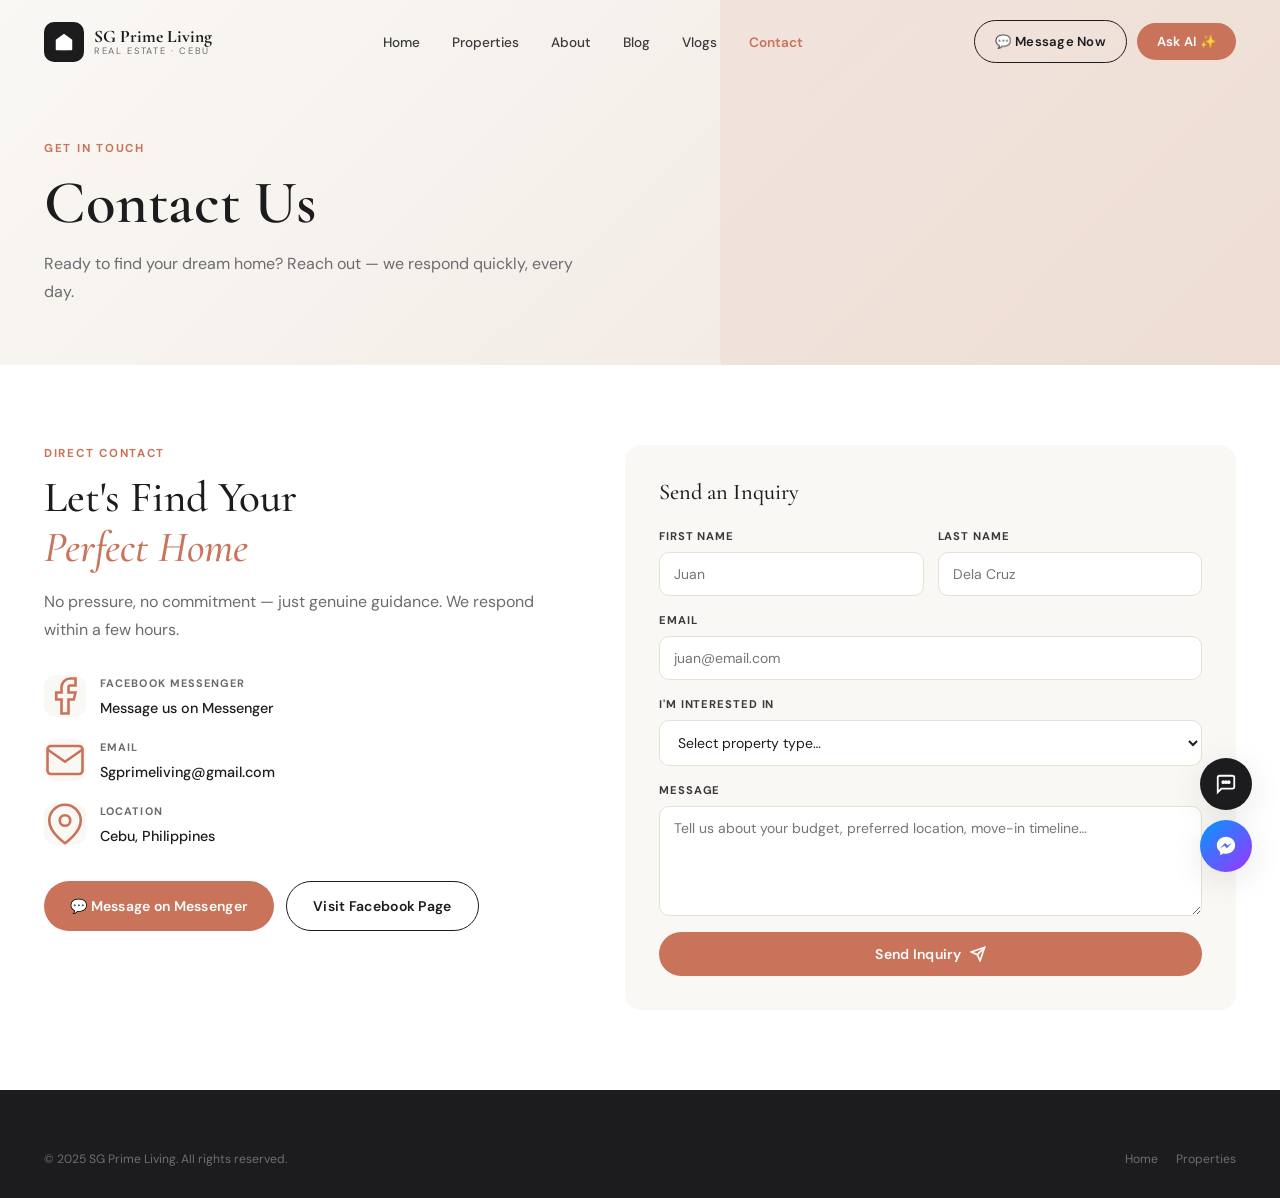
<file: pages/contact.html>
<!DOCTYPE html>
<html lang="en">
<head>
  <meta charset="UTF-8"/><meta name="viewport" content="width=device-width, initial-scale=1.0"/>
  <title>Contact — SG Prime Living</title>
  <meta name="description" content="Get in touch with SG Prime Living. Book a property viewing or send an inquiry."/>
  <link rel="preconnect" href="https://fonts.googleapis.com"/><link rel="preconnect" href="https://fonts.gstatic.com" crossorigin/>
  <link href="https://fonts.googleapis.com/css2?family=Cormorant+Garamond:ital,wght@0,400;0,500;0,600;0,700;1,400;1,500&family=DM+Sans:wght@300;400;500;600&family=Dancing+Script:wght@400;600&display=swap" rel="stylesheet"/>
  <link rel="stylesheet" href="../css/styles.css"/>
</head>
<body>
<nav class="navbar" id="navbar">
  <div class="container nav-inner">
    <a href="../index.html" class="nav-logo"><div class="nav-logo-icon"><svg viewBox="0 0 24 24"><path d="M3 9.5L12 3l9 6.5V20a1 1 0 0 1-1 1H4a1 1 0 0 1-1-1V9.5z"/><path d="M9 21V12h6v9" fill="white" opacity=".4"/></svg></div><div class="nav-logo-text"><span class="brand">SG Prime Living</span><span class="sub">Real Estate · Cebu</span></div></a>
    <ul class="nav-links">
      <li><a href="../index.html">Home</a></li><li><a href="properties.html">Properties</a></li>
      <li><a href="about.html">About</a></li><li><a href="blog.html">Blog</a></li>
      <li><a href="vlogs.html">Vlogs</a></li><li><a href="contact.html" class="nav-active">Contact</a></li>
    </ul>
    <div class="nav-cta">
      <a href="https://m.me/SGPrimeLiving" target="_blank" rel="noopener" class="btn btn-outline" style="padding:10px 20px;font-size:0.82rem">💬 Message Now</a>
      <button id="navInquireBtn" class="btn btn-rose" style="padding:10px 20px;font-size:0.82rem">Ask AI ✨</button>
    </div>
    <button class="hamburger" id="hamburger"><span></span><span></span><span></span></button>
  </div>
</nav>
<div class="mobile-menu" id="mobileMenu">
  <a href="../index.html">Home</a><a href="properties.html">Properties</a><a href="about.html">About</a><a href="blog.html">Blog</a><a href="vlogs.html">Vlogs</a><a href="contact.html">Contact</a>
  <a href="https://m.me/SGPrimeLiving" target="_blank" rel="noopener" class="btn btn-rose" style="width:fit-content;margin-top:16px">💬 Message Now</a>
</div>

<div class="page-hero">
  <div class="container">
    <span class="section-label">Get In Touch</span>
    <h1>Contact Us</h1>
    <p>Ready to find your dream home? Reach out — we respond quickly, every day.</p>
  </div>
</div>

<section class="section contact-section" style="background:white">
  <div class="container contact-grid">
    <div class="fade-up">
      <span class="section-label">Direct Contact</span>
      <h2>Let's Find Your<br><em style="font-style:italic;color:var(--rose)">Perfect Home</em></h2>
      <p style="color:var(--muted);margin:16px 0 32px;line-height:1.7">No pressure, no commitment — just genuine guidance. We respond within a few hours.</p>
      <div class="contact-items">
        <div class="contact-item">
          <div class="contact-item-icon"><svg viewBox="0 0 24 24" stroke-width="1.5" fill="none" stroke="var(--rose)"><path d="M18 2h-3a5 5 0 0 0-5 5v3H7v4h3v8h4v-8h3l1-4h-4V7a1 1 0 0 1 1-1h3z"/></svg></div>
          <div class="contact-item-text"><div class="label">Facebook Messenger</div><a href="https://m.me/SGPrimeLiving" target="_blank" rel="noopener">Message us on Messenger</a></div>
        </div>
        <div class="contact-item">
          <div class="contact-item-icon"><svg viewBox="0 0 24 24" stroke-width="1.5" fill="none" stroke="var(--rose)"><path d="M4 4h16c1.1 0 2 .9 2 2v12c0 1.1-.9 2-2 2H4c-1.1 0-2-.9-2-2V6c0-1.1.9-2 2-2z"/><polyline points="22,6 12,13 2,6"/></svg></div>
          <div class="contact-item-text"><div class="label">Email</div><a href="mailto:Sgprimeliving@gmail.com">Sgprimeliving@gmail.com</a></div>
        </div>
        <div class="contact-item">
          <div class="contact-item-icon"><svg viewBox="0 0 24 24" stroke-width="1.5" fill="none" stroke="var(--rose)"><path d="M21 10c0 7-9 13-9 13s-9-6-9-13a9 9 0 0 1 18 0z"/><circle cx="12" cy="10" r="3"/></svg></div>
          <div class="contact-item-text"><div class="label">Location</div><span>Cebu, Philippines</span></div>
        </div>
      </div>
      <div style="margin-top:32px;display:flex;gap:12px;flex-wrap:wrap">
        <a href="https://m.me/SGPrimeLiving" target="_blank" rel="noopener" class="btn btn-rose">💬 Message on Messenger</a>
        <a href="https://www.facebook.com/SGPrimeLiving" target="_blank" rel="noopener" class="btn btn-outline">Visit Facebook Page</a>
      </div>
    </div>
    <div class="fade-up fade-up-delay-1">
      <div class="contact-form-card">
        <h3 style="font-family:var(--font-display);font-size:1.4rem;margin-bottom:24px">Send an Inquiry</h3>
        <form id="contactForm" novalidate>
          <div class="form-row">
            <div class="form-group"><label>First Name</label><input type="text" name="firstName" placeholder="Juan" required/></div>
            <div class="form-group"><label>Last Name</label><input type="text" name="lastName" placeholder="Dela Cruz" required/></div>
          </div>
          <div class="form-group"><label>Email</label><input type="email" name="email" placeholder="juan@email.com" required/></div>
          <div class="form-group">
            <label>I'm Interested In</label>
            <select name="interest">
              <option value="">Select property type…</option>
              <option>Condominium</option><option>House &amp; Lot</option><option>Lot Only</option>
              <option>Townhouse</option><option>Commercial</option><option>General Inquiry</option>
            </select>
          </div>
          <div class="form-group"><label>Message</label><textarea name="message" placeholder="Tell us about your budget, preferred location, move-in timeline…"></textarea></div>
          <button type="submit" class="btn btn-rose" style="width:100%;justify-content:center">Send Inquiry <svg viewBox="0 0 24 24" width="16" height="16" stroke="currentColor" fill="none" stroke-width="2.5"><line x1="22" y1="2" x2="11" y2="13"/><polygon points="22 2 15 22 11 13 2 9 22 2"/></svg></button>
        </form>
        <div class="form-success" id="formSuccess">
          <svg viewBox="0 0 24 24"><path d="M22 11.08V12a10 10 0 1 1-5.93-9.14"/><polyline points="22 4 12 14.01 9 11.01"/></svg>
          <h3>Message Sent!</h3>
          <p>Thank you! Shervyn will get back to you within a few hours.</p>
          <p class="script" style="font-size:1.3rem;color:var(--rose);margin-top:12px">Talk soon!</p>
        </div>
      </div>
    </div>
  </div>
</section>

<footer class="footer">
  <div class="container">
    <div class="footer-bottom" style="border-top:none;padding-top:0">
      <p>&copy; 2025 SG Prime Living. All rights reserved.</p>
      <div class="footer-bottom-links"><a href="../index.html">Home</a><a href="properties.html">Properties</a></div>
    </div>
  </div>
</footer>

<div class="floating-actions">
  <div class="fab-wrapper"><span class="fab-label">Chat with Maya AI</span><button class="fab fab-ai" id="fabAI"><svg viewBox="0 0 24 24" fill="none" stroke="white" stroke-width="2"><path d="M21 15a2 2 0 0 1-2 2H7l-4 4V5a2 2 0 0 1 2-2h14a2 2 0 0 1 2 2z"/><circle cx="9" cy="10" r="1" fill="white"/><circle cx="12" cy="10" r="1" fill="white"/><circle cx="15" cy="10" r="1" fill="white"/></svg></button></div>
  <div class="fab-wrapper"><span class="fab-label">Message on Messenger</span><a href="https://m.me/SGPrimeLiving" target="_blank" rel="noopener" class="fab fab-messenger"><svg viewBox="0 0 24 24" fill="white"><path d="M12 2C6.477 2 2 6.145 2 11.243c0 2.929 1.435 5.545 3.68 7.27V22l3.352-1.844C10.006 20.38 10.979 20.5 12 20.5c5.523 0 10-4.145 10-9.257C22 6.145 17.523 2 12 2zm1.024 12.48l-2.548-2.72-4.972 2.72 5.472-5.808 2.609 2.72 4.91-2.72-5.471 5.808z"/></svg></a></div>
</div>
<div class="ai-chat-panel" id="aiChatPanel">
  <div class="ai-chat-header"><div class="ai-chat-header-left"><div class="ai-avatar"><svg viewBox="0 0 24 24" stroke-width="2"><path d="M12 2a5 5 0 1 0 0 10 5 5 0 0 0 0-10zm0 12c-5.33 0-8 2.67-8 4v2h16v-2c0-1.33-2.67-4-8-4z"/></svg></div><div><h4>Maya</h4><p>SG Prime Living Assistant 🏡</p></div></div><button class="ai-close" id="aiClose">✕</button></div>
  <div class="ai-messages" id="aiMessages"></div>
  <div class="ai-quick-btns"><button class="ai-quick-btn" data-msg="What properties are available?">🏠 Properties</button><button class="ai-quick-btn" data-msg="I'd like to book a site viewing">📅 Book viewing</button></div>
  <div class="ai-input-area"><input type="text" class="ai-input" id="aiInput" placeholder="Ask about properties…"/><button class="ai-send" id="aiSend"><svg viewBox="0 0 24 24" stroke-width="2.5"><line x1="22" y1="2" x2="11" y2="13"/><polygon points="22 2 15 22 11 13 2 9 22 2"/></svg></button></div>
</div>
<script src="../js/main.js"></script>
</body>
</html>
</file>
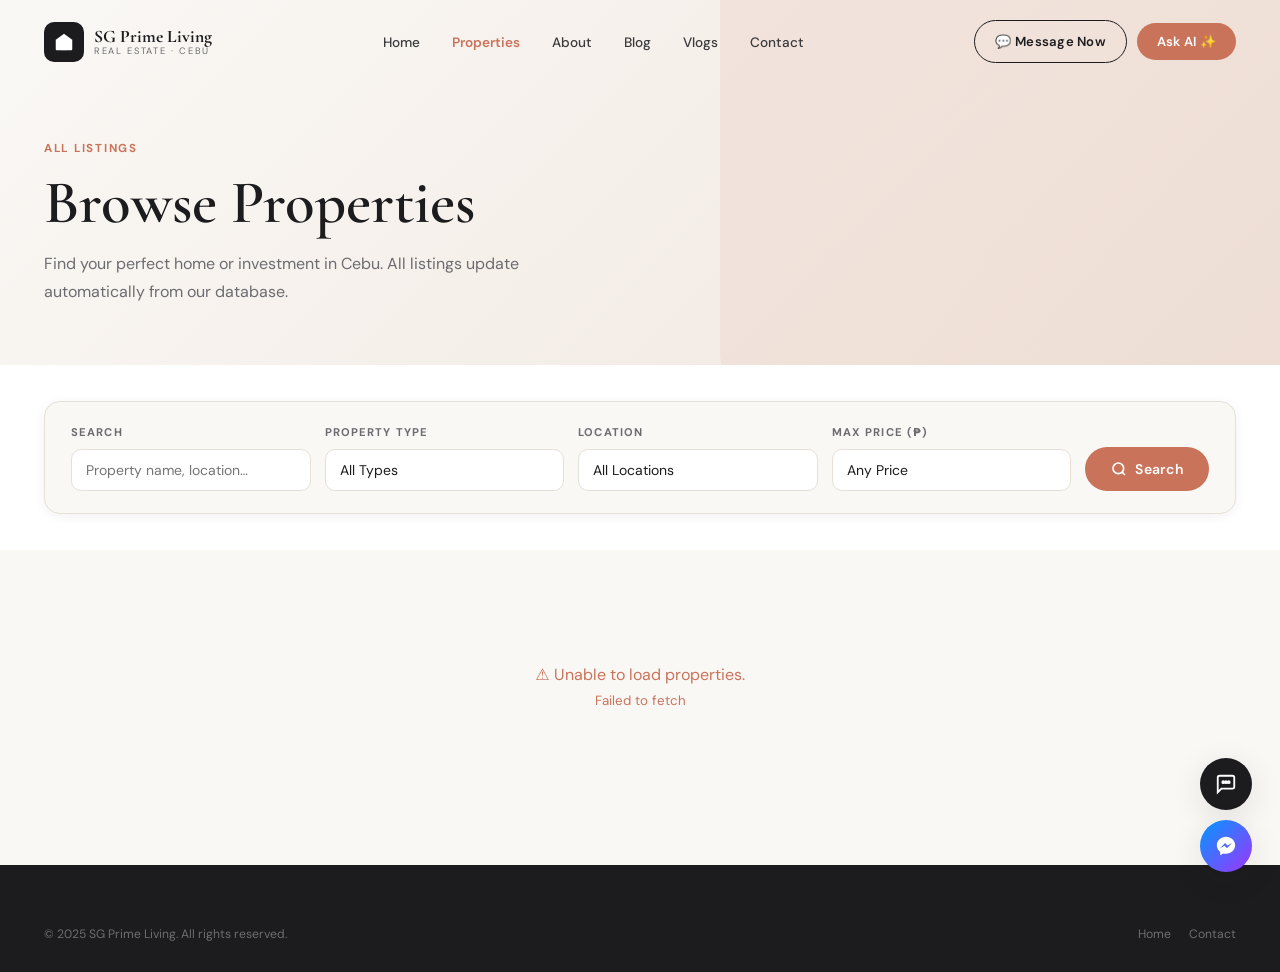
<file: pages/properties.html>
<!DOCTYPE html>
<html lang="en">
<head>
  <meta charset="UTF-8"/>
  <meta name="viewport" content="width=device-width, initial-scale=1.0"/>
  <title>Properties — SG Prime Living</title>
  <meta name="description" content="Browse all available properties in Cebu — condominiums, house & lot, lot only, and more."/>
  <link rel="preconnect" href="https://fonts.googleapis.com"/>
  <link rel="preconnect" href="https://fonts.gstatic.com" crossorigin/>
  <link href="https://fonts.googleapis.com/css2?family=Cormorant+Garamond:ital,wght@0,400;0,500;0,600;0,700;1,400;1,500&family=DM+Sans:wght@300;400;500;600&family=Dancing+Script:wght@400;600&display=swap" rel="stylesheet"/>
  <link rel="stylesheet" href="../css/styles.css"/>
</head>
<body>

<!-- NAVBAR -->
<nav class="navbar" id="navbar">
  <div class="container nav-inner">
    <a href="../index.html" class="nav-logo">
      <div class="nav-logo-icon"><svg viewBox="0 0 24 24"><path d="M3 9.5L12 3l9 6.5V20a1 1 0 0 1-1 1H4a1 1 0 0 1-1-1V9.5z"/><path d="M9 21V12h6v9" fill="white" opacity=".4"/></svg></div>
      <div class="nav-logo-text"><span class="brand">SG Prime Living</span><span class="sub">Real Estate · Cebu</span></div>
    </a>
    <ul class="nav-links">
      <li><a href="../index.html">Home</a></li>
      <li><a href="properties.html" class="nav-active">Properties</a></li>
      <li><a href="about.html">About</a></li>
      <li><a href="blog.html">Blog</a></li>
      <li><a href="vlogs.html">Vlogs</a></li>
      <li><a href="contact.html">Contact</a></li>
    </ul>
    <div class="nav-cta">
      <a href="https://m.me/SGPrimeLiving" target="_blank" rel="noopener" class="btn btn-outline" style="padding:10px 20px;font-size:0.82rem">💬 Message Now</a>
      <button id="navInquireBtn" class="btn btn-rose" style="padding:10px 20px;font-size:0.82rem">Ask AI ✨</button>
    </div>
    <button class="hamburger" id="hamburger" aria-label="Menu"><span></span><span></span><span></span></button>
  </div>
</nav>
<div class="mobile-menu" id="mobileMenu">
  <a href="../index.html">Home</a>
  <a href="properties.html">Properties</a>
  <a href="about.html">About</a>
  <a href="blog.html">Blog</a>
  <a href="vlogs.html">Vlogs</a>
  <a href="contact.html">Contact</a>
  <a href="https://m.me/SGPrimeLiving" target="_blank" rel="noopener" class="btn btn-rose" style="width:fit-content;margin-top:16px">💬 Message Now</a>
</div>

<!-- PAGE HERO -->
<div class="page-hero">
  <div class="container">
    <span class="section-label">All Listings</span>
    <h1>Browse Properties</h1>
    <p>Find your perfect home or investment in Cebu. All listings update automatically from our database.</p>
  </div>
</div>

<!-- SEARCH BAR -->
<section class="search-section">
  <div class="container">
    <div class="search-card">
      <div class="search-field">
        <label>Search</label>
        <input type="text" id="searchQuery" placeholder="Property name, location…"/>
      </div>
      <div class="search-field">
        <label>Property Type</label>
        <select id="typeFilter"><option value="">All Types</option></select>
      </div>
      <div class="search-field">
        <label>Location</label>
        <select id="locationFilter"><option value="">All Locations</option></select>
      </div>
      <div class="search-field">
        <label>Max Price (₱)</label>
        <select id="priceFilter">
          <option value="">Any Price</option>
          <option value="1000000">₱1M</option>
          <option value="3000000">₱3M</option>
          <option value="5000000">₱5M</option>
          <option value="10000000">₱10M</option>
          <option value="20000000">₱20M+</option>
        </select>
      </div>
      <button class="btn btn-rose" id="searchBtn">
        <svg viewBox="0 0 24 24" width="16" height="16" stroke="currentColor" fill="none" stroke-width="2.5"><circle cx="11" cy="11" r="8"/><line x1="21" y1="21" x2="16.65" y2="16.65"/></svg>
        Search
      </button>
    </div>
  </div>
</section>

<!-- PROPERTIES GRID -->
<section class="section" style="padding-top:40px">
  <div class="container">
    <div class="properties-grid" id="propertiesGrid">
      <div class="property-loading"><div class="spinner"></div><p>Loading properties…</p></div>
    </div>
  </div>
</section>

<!-- FOOTER -->
<footer class="footer">
  <div class="container">
    <div class="footer-bottom" style="border-top:none;padding-top:0">
      <p>&copy; 2025 SG Prime Living. All rights reserved.</p>
      <div class="footer-bottom-links"><a href="../index.html">Home</a><a href="contact.html">Contact</a></div>
    </div>
  </div>
</footer>

<!-- MODALS & CHAT -->
<div class="modal-overlay" id="propertyModal">
  <div class="modal">
    <div class="modal-gallery" id="modalGallery"></div>
    <button class="modal-close" onclick="closeModal()" aria-label="Close"><svg viewBox="0 0 24 24" stroke-width="2"><line x1="18" y1="6" x2="6" y2="18"/><line x1="6" y1="6" x2="18" y2="18"/></svg></button>
    <div class="modal-body">
      <div class="modal-meta"><span class="modal-type-badge" id="modalType">For Sale</span></div>
      <h2 class="modal-title" id="modalTitle"></h2>
      <div class="modal-location" id="modalLocation"></div>
      <div class="modal-price-row"><div class="modal-price" id="modalPrice"></div></div>
      <div class="modal-features-bar" id="modalFeatures"></div>
      <div class="modal-desc" id="modalDesc"></div>
      <div class="modal-amenities" id="modalAmenities"><h4>Amenities &amp; Features</h4><div class="amenities-grid" id="modalAmenitiesGrid"></div></div>
      <div class="modal-extra-fields" id="modalExtraFields"></div>
      <div class="modal-cta">
        <a href="https://m.me/SGPrimeLiving" target="_blank" rel="noopener" class="btn btn-rose">
          <svg viewBox="0 0 24 24" width="16" height="16" fill="white"><path d="M12 2C6.477 2 2 6.145 2 11.243c0 2.929 1.435 5.545 3.68 7.27V22l3.352-1.844C10.006 20.38 10.979 20.5 12 20.5c5.523 0 10-4.145 10-9.257C22 6.145 17.523 2 12 2z"/></svg>
          Message on Messenger
        </a>
        <button class="btn btn-outline" onclick="closeModal();openAIChat()">✨ Ask AI Assistant</button>
      </div>
    </div>
  </div>
</div>

<div class="floating-actions">
  <div class="fab-wrapper"><span class="fab-label">Chat with Maya AI</span><button class="fab fab-ai" id="fabAI" aria-label="AI Chat"><svg viewBox="0 0 24 24" fill="none" stroke="white" stroke-width="2"><path d="M21 15a2 2 0 0 1-2 2H7l-4 4V5a2 2 0 0 1 2-2h14a2 2 0 0 1 2 2z"/><circle cx="9" cy="10" r="1" fill="white"/><circle cx="12" cy="10" r="1" fill="white"/><circle cx="15" cy="10" r="1" fill="white"/></svg></button></div>
  <div class="fab-wrapper"><span class="fab-label">Message on Messenger</span><a href="https://m.me/SGPrimeLiving" target="_blank" rel="noopener" class="fab fab-messenger" aria-label="Messenger"><svg viewBox="0 0 24 24" fill="white"><path d="M12 2C6.477 2 2 6.145 2 11.243c0 2.929 1.435 5.545 3.68 7.27V22l3.352-1.844C10.006 20.38 10.979 20.5 12 20.5c5.523 0 10-4.145 10-9.257C22 6.145 17.523 2 12 2zm1.024 12.48l-2.548-2.72-4.972 2.72 5.472-5.808 2.609 2.72 4.91-2.72-5.471 5.808z"/></svg></a></div>
</div>

<div class="ai-chat-panel" id="aiChatPanel">
  <div class="ai-chat-header">
    <div class="ai-chat-header-left"><div class="ai-avatar"><svg viewBox="0 0 24 24" stroke-width="2"><path d="M12 2a5 5 0 1 0 0 10 5 5 0 0 0 0-10zm0 12c-5.33 0-8 2.67-8 4v2h16v-2c0-1.33-2.67-4-8-4z"/></svg></div><div><h4>Maya</h4><p>SG Prime Living Assistant 🏡</p></div></div>
    <button class="ai-close" id="aiClose">✕</button>
  </div>
  <div class="ai-messages" id="aiMessages"></div>
  <div class="ai-quick-btns">
    <button class="ai-quick-btn" data-msg="What properties are available?">🏠 Available properties?</button>
    <button class="ai-quick-btn" data-msg="I'd like to book a site viewing">📅 Book a viewing</button>
    <button class="ai-quick-btn" data-msg="What financing options are available?">💰 Financing options</button>
  </div>
  <div class="ai-input-area">
    <input type="text" class="ai-input" id="aiInput" placeholder="Ask about properties…"/>
    <button class="ai-send" id="aiSend"><svg viewBox="0 0 24 24" stroke-width="2.5"><line x1="22" y1="2" x2="11" y2="13"/><polygon points="22 2 15 22 11 13 2 9 22 2"/></svg></button>
  </div>
</div>

<script src="../js/main.js"></script>
</body>
</html>
</file>
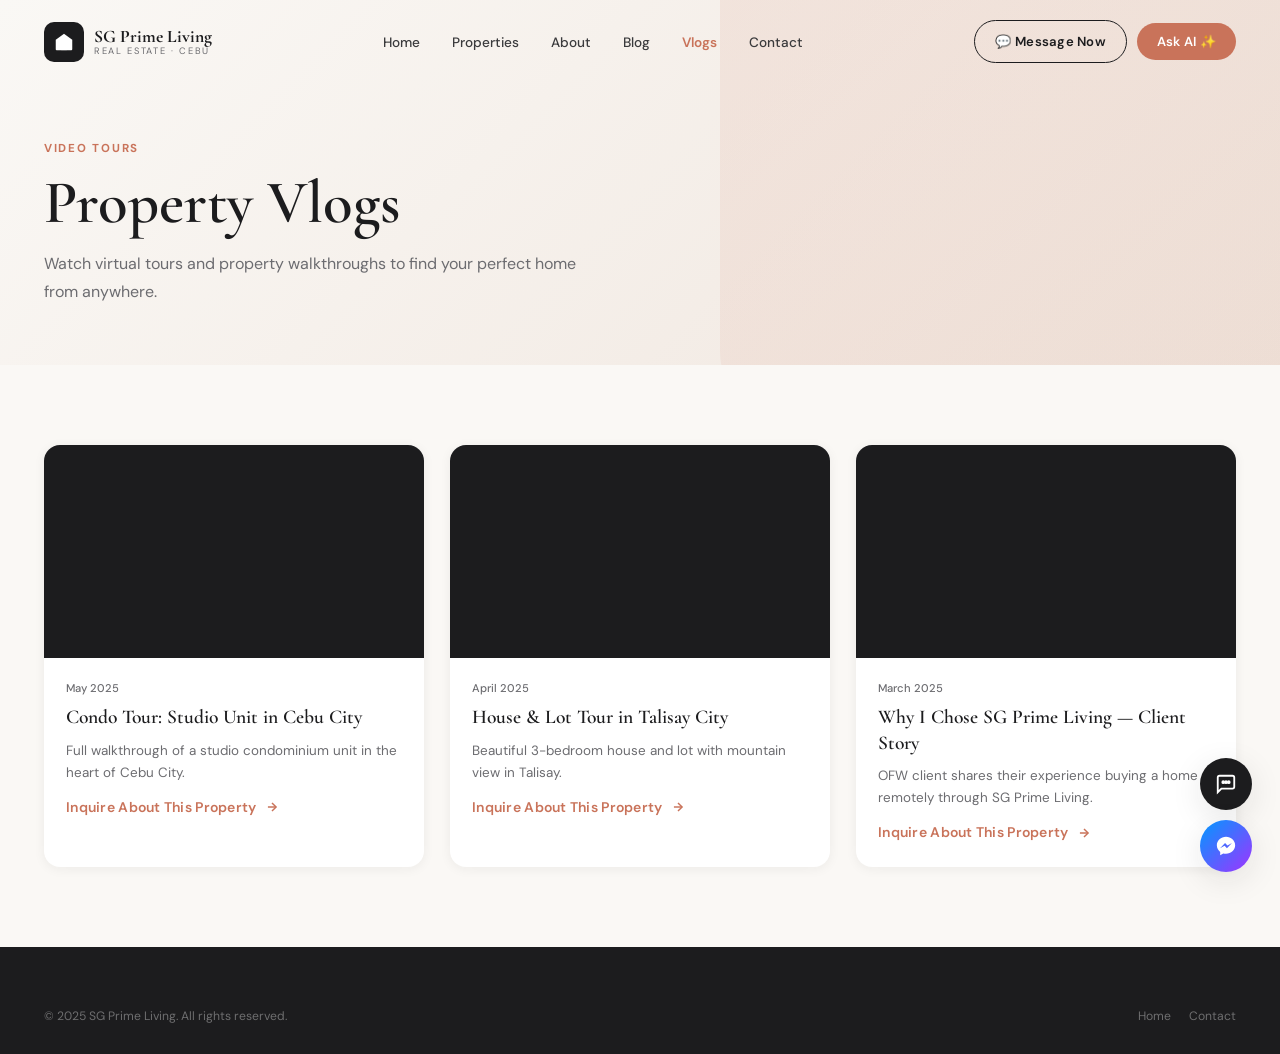
<file: pages/vlogs.html>
<!DOCTYPE html>
<html lang="en">
<head>
  <meta charset="UTF-8"/><meta name="viewport" content="width=device-width, initial-scale=1.0"/>
  <title>Vlogs — SG Prime Living</title>
  <meta name="description" content="Watch property tours and real estate vlogs from SG Prime Living."/>
  <link rel="preconnect" href="https://fonts.googleapis.com"/><link rel="preconnect" href="https://fonts.gstatic.com" crossorigin/>
  <link href="https://fonts.googleapis.com/css2?family=Cormorant+Garamond:ital,wght@0,400;0,500;0,600;0,700;1,400;1,500&family=DM+Sans:wght@300;400;500;600&family=Dancing+Script:wght@400;600&display=swap" rel="stylesheet"/>
  <link rel="stylesheet" href="../css/styles.css"/>
</head>
<body>
<nav class="navbar" id="navbar">
  <div class="container nav-inner">
    <a href="../index.html" class="nav-logo"><div class="nav-logo-icon"><svg viewBox="0 0 24 24"><path d="M3 9.5L12 3l9 6.5V20a1 1 0 0 1-1 1H4a1 1 0 0 1-1-1V9.5z"/><path d="M9 21V12h6v9" fill="white" opacity=".4"/></svg></div><div class="nav-logo-text"><span class="brand">SG Prime Living</span><span class="sub">Real Estate · Cebu</span></div></a>
    <ul class="nav-links">
      <li><a href="../index.html">Home</a></li><li><a href="properties.html">Properties</a></li>
      <li><a href="about.html">About</a></li><li><a href="blog.html">Blog</a></li>
      <li><a href="vlogs.html" class="nav-active">Vlogs</a></li><li><a href="contact.html">Contact</a></li>
    </ul>
    <div class="nav-cta">
      <a href="https://m.me/SGPrimeLiving" target="_blank" rel="noopener" class="btn btn-outline" style="padding:10px 20px;font-size:0.82rem">💬 Message Now</a>
      <button id="navInquireBtn" class="btn btn-rose" style="padding:10px 20px;font-size:0.82rem">Ask AI ✨</button>
    </div>
    <button class="hamburger" id="hamburger"><span></span><span></span><span></span></button>
  </div>
</nav>
<div class="mobile-menu" id="mobileMenu">
  <a href="../index.html">Home</a><a href="properties.html">Properties</a><a href="about.html">About</a><a href="blog.html">Blog</a><a href="vlogs.html">Vlogs</a><a href="contact.html">Contact</a>
  <a href="https://m.me/SGPrimeLiving" target="_blank" rel="noopener" class="btn btn-rose" style="width:fit-content;margin-top:16px">💬 Message Now</a>
</div>

<div class="page-hero">
  <div class="container">
    <span class="section-label">Video Tours</span>
    <h1>Property Vlogs</h1>
    <p>Watch virtual tours and property walkthroughs to find your perfect home from anywhere.</p>
  </div>
</div>

<section class="section">
  <div class="container">
    <div id="vlogGrid" class="vlog-grid">
      <div class="property-loading"><div class="spinner"></div><p>Loading videos…</p></div>
    </div>
  </div>
</section>

<footer class="footer">
  <div class="container">
    <div class="footer-bottom" style="border-top:none;padding-top:0">
      <p>&copy; 2025 SG Prime Living. All rights reserved.</p>
      <div class="footer-bottom-links"><a href="../index.html">Home</a><a href="contact.html">Contact</a></div>
    </div>
  </div>
</footer>

<div class="floating-actions">
  <div class="fab-wrapper"><span class="fab-label">Chat with Maya AI</span><button class="fab fab-ai" id="fabAI"><svg viewBox="0 0 24 24" fill="none" stroke="white" stroke-width="2"><path d="M21 15a2 2 0 0 1-2 2H7l-4 4V5a2 2 0 0 1 2-2h14a2 2 0 0 1 2 2z"/><circle cx="9" cy="10" r="1" fill="white"/><circle cx="12" cy="10" r="1" fill="white"/><circle cx="15" cy="10" r="1" fill="white"/></svg></button></div>
  <div class="fab-wrapper"><span class="fab-label">Message on Messenger</span><a href="https://m.me/SGPrimeLiving" target="_blank" rel="noopener" class="fab fab-messenger"><svg viewBox="0 0 24 24" fill="white"><path d="M12 2C6.477 2 2 6.145 2 11.243c0 2.929 1.435 5.545 3.68 7.27V22l3.352-1.844C10.006 20.38 10.979 20.5 12 20.5c5.523 0 10-4.145 10-9.257C22 6.145 17.523 2 12 2zm1.024 12.48l-2.548-2.72-4.972 2.72 5.472-5.808 2.609 2.72 4.91-2.72-5.471 5.808z"/></svg></a></div>
</div>
<div class="ai-chat-panel" id="aiChatPanel">
  <div class="ai-chat-header"><div class="ai-chat-header-left"><div class="ai-avatar"><svg viewBox="0 0 24 24" stroke-width="2"><path d="M12 2a5 5 0 1 0 0 10 5 5 0 0 0 0-10zm0 12c-5.33 0-8 2.67-8 4v2h16v-2c0-1.33-2.67-4-8-4z"/></svg></div><div><h4>Maya</h4><p>SG Prime Living Assistant 🏡</p></div></div><button class="ai-close" id="aiClose">✕</button></div>
  <div class="ai-messages" id="aiMessages"></div>
  <div class="ai-quick-btns"><button class="ai-quick-btn" data-msg="What properties are available?">🏠 Properties</button><button class="ai-quick-btn" data-msg="I'd like to book a site viewing">📅 Book viewing</button></div>
  <div class="ai-input-area"><input type="text" class="ai-input" id="aiInput" placeholder="Ask about properties…"/><button class="ai-send" id="aiSend"><svg viewBox="0 0 24 24" stroke-width="2.5"><line x1="22" y1="2" x2="11" y2="13"/><polygon points="22 2 15 22 11 13 2 9 22 2"/></svg></button></div>
</div>
<script src="../js/main.js"></script>
<script src="../js/blog.js"></script>
</body>
</html>
</file>
<file: css/styles.css>
/* ================================================================
   SG PRIME LIVING — Master Stylesheet v3
   Clean single-source-of-truth, no duplicates
   ================================================================ */

/* ─── CSS VARIABLES ─────────────────────────────────────────────── */
:root {
  --cream:       #FAF8F5;
  --blush:       #E8C5B8;
  --rose:        #C9735A;
  --rose-dark:   #A85B44;
  --charcoal:    #1C1C1E;
  --slate:       #3A3A3C;
  --muted:       #6C6C70;
  --border:      #E5E0D8;
  --shadow-sm:   0 2px 12px rgba(28,28,30,0.06);
  --shadow-md:   0 8px 32px rgba(28,28,30,0.10);
  --shadow-lg:   0 20px 60px rgba(28,28,30,0.15);
  --radius:      16px;
  --radius-sm:   10px;
  --transition:  0.3s cubic-bezier(0.4,0,0.2,1);
  --font-display:'Cormorant Garamond', Georgia, serif;
  --font-body:   'DM Sans', system-ui, sans-serif;
  --font-script: 'Dancing Script', cursive;
}

/* ─── RESET ─────────────────────────────────────────────────────── */
*, *::before, *::after { box-sizing: border-box; margin: 0; padding: 0; }
html { scroll-behavior: smooth; font-size: 16px; }
body { font-family: var(--font-body); background: var(--cream); color: var(--charcoal); line-height: 1.6; overflow-x: hidden; }
img  { max-width: 100%; display: block; }
a    { text-decoration: none; color: inherit; }
button { cursor: pointer; border: none; background: none; font-family: inherit; }
ul   { list-style: none; }

/* ─── TYPOGRAPHY ────────────────────────────────────────────────── */
h1,h2,h3,h4 { font-family: var(--font-display); line-height: 1.15; }
h1 { font-size: clamp(2.2rem, 5vw, 3.8rem); font-weight: 600; }
h2 { font-size: clamp(1.7rem, 3.5vw, 2.7rem); font-weight: 500; }
h3 { font-size: clamp(1.15rem, 2.5vw, 1.55rem); font-weight: 500; }
h4 { font-size: 1.05rem; font-weight: 600; }
.script { font-family: var(--font-script); font-weight: 400; }

/* ─── LAYOUT ────────────────────────────────────────────────────── */
.container { max-width: 1240px; margin: 0 auto; padding: 0 24px; }
.section    { padding: 80px 0; }
.section-label {
  font-size: 0.72rem; font-weight: 700; letter-spacing: 0.15em;
  text-transform: uppercase; color: var(--rose); margin-bottom: 10px; display: block;
}
.section-header { max-width: 560px; margin-bottom: 52px; }
.section-header.centered { max-width: 640px; margin-left: auto; margin-right: auto; text-align: center; }

/* ─── BUTTONS ───────────────────────────────────────────────────── */
.btn {
  display: inline-flex; align-items: center; gap: 8px;
  padding: 13px 26px; border-radius: 50px;
  font-size: 0.875rem; font-weight: 600; letter-spacing: 0.02em;
  transition: var(--transition); white-space: nowrap; cursor: pointer;
}
.btn-primary { background: var(--charcoal); color: #fff; }
.btn-primary:hover { background: var(--slate); transform: translateY(-1px); box-shadow: var(--shadow-md); }
.btn-rose    { background: var(--rose); color: #fff; }
.btn-rose:hover { background: var(--rose-dark); transform: translateY(-1px); box-shadow: 0 8px 24px rgba(201,115,90,0.35); }
.btn-outline { border: 1.5px solid var(--charcoal); color: var(--charcoal); background: transparent; }
.btn-outline:hover { background: var(--charcoal); color: #fff; transform: translateY(-1px); }
.btn-ghost   { color: var(--rose); padding: 0; font-size: 0.875rem; }
.btn-ghost:hover { color: var(--rose-dark); }
.btn-ghost svg { transition: transform var(--transition); }
.btn-ghost:hover svg { transform: translateX(4px); }

/* ─── NAVBAR ────────────────────────────────────────────────────── */
.navbar {
  position: fixed; top: 0; left: 0; right: 0; z-index: 1000;
  padding: 20px 0; transition: var(--transition);
}
.navbar.scrolled {
  background: rgba(250,248,245,0.96); backdrop-filter: blur(14px);
  padding: 13px 0; box-shadow: var(--shadow-sm);
}
.nav-inner { display: flex; align-items: center; justify-content: space-between; }
.nav-logo  { display: flex; align-items: center; gap: 10px; }
.nav-logo-icon {
  width: 40px; height: 40px; background: var(--charcoal); border-radius: 10px;
  display: flex; align-items: center; justify-content: center;
}
.nav-logo-icon svg { width: 22px; height: 22px; fill: white; }
.nav-logo-text { display: flex; flex-direction: column; line-height: 1.1; }
.nav-logo-text .brand { font-family: var(--font-display); font-size: 1.1rem; font-weight: 700; color: var(--charcoal); }
.nav-logo-text .sub   { font-size: 0.58rem; letter-spacing: 0.18em; text-transform: uppercase; color: var(--muted); }
.nav-links { display: flex; align-items: center; gap: 32px; }
.nav-links a { font-size: 0.85rem; font-weight: 500; color: var(--slate); transition: color var(--transition); }
.nav-links a:hover,
.nav-links a.nav-active { color: var(--rose); }
.nav-links a.nav-active { font-weight: 600; }
.nav-cta { display: flex; align-items: center; gap: 10px; }

/* hamburger */
.hamburger { display: none; flex-direction: column; gap: 5px; padding: 6px; }
.hamburger span { display: block; width: 22px; height: 2px; background: var(--charcoal); border-radius: 2px; transition: var(--transition); }
.hamburger.open span:nth-child(1) { transform: translateY(7px) rotate(45deg); }
.hamburger.open span:nth-child(2) { opacity: 0; transform: translateX(-8px); }
.hamburger.open span:nth-child(3) { transform: translateY(-7px) rotate(-45deg); }

/* mobile menu */
.mobile-menu {
  display: none; position: fixed; inset: 0; background: var(--cream);
  z-index: 999; padding: 100px 32px 40px; flex-direction: column; gap: 28px;
}
.mobile-menu.open { display: flex; }
.mobile-menu a { font-family: var(--font-display); font-size: 2rem; font-weight: 500; color: var(--charcoal); transition: color var(--transition); }
.mobile-menu a:hover { color: var(--rose); }

/* ─── PAGE HERO (sub-pages) ─────────────────────────────────────── */
.page-hero {
  background: linear-gradient(135deg, var(--cream) 0%, #F0E6DE 100%);
  padding: 140px 0 60px; position: relative; overflow: hidden;
}
.page-hero::after {
  content: ''; position: absolute; right: -80px; top: -80px;
  width: 50%; height: 140%;
  background: linear-gradient(145deg, rgba(232,197,184,0.3), rgba(201,115,90,0.07));
  border-radius: 50px 0 0 80px;
}
.page-hero .container { position: relative; z-index: 1; }
.page-hero h1 { margin: 10px 0 12px; }
.page-hero p  { color: var(--muted); font-size: 1rem; max-width: 540px; line-height: 1.7; }

/* ─── HERO (homepage) ───────────────────────────────────────────── */
.hero {
  min-height: 100vh; display: flex; align-items: center;
  padding: 120px 0 80px; position: relative; overflow: hidden;
}
.hero-bg {
  position: absolute; inset: 0; z-index: 0;
  background: linear-gradient(135deg, #FAF8F5 0%, #F3EDE6 50%, #EADDD4 100%);
}
.hero-bg-shape {
  position: absolute; right: -60px; top: -60px;
  width: 65%; height: 110%;
  background: linear-gradient(145deg, #F0E6DE 0%, #E8D5C8 100%);
  border-radius: 40px 0 0 80px; opacity: 0.6;
}
.hero-grid {
  display: grid; grid-template-columns: 1fr 1fr;
  gap: 60px; align-items: center; position: relative; z-index: 1;
}
.hero-badge {
  display: inline-flex; align-items: center; gap: 8px;
  background: white; border: 1px solid var(--border); border-radius: 50px;
  padding: 7px 15px; font-size: 0.78rem; font-weight: 600;
  color: var(--slate); margin-bottom: 24px; box-shadow: var(--shadow-sm);
}
.hero-badge span {
  width: 7px; height: 7px; background: var(--rose); border-radius: 50%;
  animation: pulse 2s ease infinite;
}
@keyframes pulse { 0%,100%{opacity:1;transform:scale(1)} 50%{opacity:0.6;transform:scale(1.4)} }
.hero-title    { margin-bottom: 18px; }
.hero-title em { font-style: italic; color: var(--rose); }
.hero-subtitle { font-size: 1.05rem; color: var(--muted); margin-bottom: 36px; max-width: 440px; line-height: 1.75; }
.hero-actions  { display: flex; align-items: center; gap: 12px; flex-wrap: wrap; margin-bottom: 48px; }
.hero-stats    { display: flex; gap: 36px; }
.hero-stat-num   { font-family: var(--font-display); font-size: 1.7rem; font-weight: 600; line-height: 1; }
.hero-stat-label { font-size: 0.74rem; color: var(--muted); margin-top: 4px; }

/* hero visual */
.hero-visual { position: relative; }
.hero-img-wrap { border-radius: 24px; overflow: hidden; aspect-ratio: 4/5; box-shadow: var(--shadow-lg); }
.hero-img-wrap img { width: 100%; height: 100%; object-fit: cover; }
.hero-badge-card {
  position: absolute; bottom: 22px; left: -24px;
  background: white; border-radius: var(--radius); padding: 14px 18px;
  box-shadow: var(--shadow-md); display: flex; align-items: center; gap: 12px;
}
.hero-badge-card-icon {
  width: 40px; height: 40px; background: var(--rose); border-radius: 10px;
  display: flex; align-items: center; justify-content: center; flex-shrink: 0;
}
.hero-badge-card-icon svg { width: 20px; height: 20px; stroke: white; fill: none; }
.hero-badge-card-text .label { font-size: 0.64rem; color: var(--muted); text-transform: uppercase; letter-spacing: 0.08em; }
.hero-badge-card-text .value { font-family: var(--font-display); font-size: 1rem; font-weight: 600; }
.hero-tag {
  position: absolute; top: 22px; right: -14px;
  background: var(--charcoal); color: white; border-radius: var(--radius-sm);
  padding: 10px 14px; text-align: center; box-shadow: var(--shadow-md);
}
.hero-tag .tag-num  { font-family: var(--font-display); font-size: 1.3rem; font-weight: 600; line-height: 1; }
.hero-tag .tag-text { font-size: 0.58rem; letter-spacing: 0.1em; text-transform: uppercase; opacity: 0.6; }

/* ─── MARQUEE ────────────────────────────────────────────────────── */
.marquee-strip { background: var(--charcoal); padding: 13px 0; overflow: hidden; }
.marquee-inner {
  display: flex; gap: 56px; white-space: nowrap;
  animation: marquee 30s linear infinite;
}
.marquee-inner:hover { animation-play-state: paused; }
.marquee-item {
  display: flex; align-items: center; gap: 10px;
  font-size: 0.74rem; letter-spacing: 0.14em; text-transform: uppercase;
  font-weight: 500; color: rgba(255,255,255,0.85); flex-shrink: 0;
}
.marquee-dot { width: 5px; height: 5px; background: var(--rose); border-radius: 50%; flex-shrink: 0; }
@keyframes marquee { 0% { transform: translateX(0); } 100% { transform: translateX(-50%); } }

/* ─── SEARCH ────────────────────────────────────────────────────── */
.search-section { padding: 36px 0; background: white; }
.search-card {
  background: var(--cream); border-radius: var(--radius); border: 1px solid var(--border);
  padding: 22px 26px; display: flex; gap: 14px; align-items: flex-end; flex-wrap: wrap;
  box-shadow: var(--shadow-sm);
}
.search-field { flex: 1; min-width: 150px; }
.search-field label {
  display: block; font-size: 0.7rem; font-weight: 700; color: var(--muted);
  text-transform: uppercase; letter-spacing: 0.1em; margin-bottom: 7px;
}
.search-field select,
.search-field input {
  width: 100%; border: 1.5px solid var(--border); border-radius: var(--radius-sm);
  padding: 11px 14px; font-size: 0.875rem; font-family: var(--font-body);
  background: white; color: var(--charcoal); outline: none;
  transition: border-color var(--transition);
  appearance: none; -webkit-appearance: none;
}
.search-field select:focus,
.search-field input:focus { border-color: var(--rose); }

/* ─── PROPERTY GRID ─────────────────────────────────────────────── */
.properties-grid {
  display: grid;
  grid-template-columns: repeat(auto-fill, minmax(320px, 1fr));
  gap: 24px;
}
.property-card {
  background: white; border-radius: var(--radius);
  overflow: hidden; box-shadow: var(--shadow-sm);
  transition: transform var(--transition), box-shadow var(--transition);
  cursor: pointer;
}
.property-card:hover { transform: translateY(-5px); box-shadow: var(--shadow-lg); }
.property-card-media { position: relative; aspect-ratio: 4/3; overflow: hidden; background: var(--border); }
.property-card-media img,
.property-card-media video { width: 100%; height: 100%; object-fit: cover; transition: transform 0.5s ease; }
.property-card:hover .property-card-media img { transform: scale(1.04); }
.property-badge {
  position: absolute; top: 12px; left: 12px;
  background: white; border-radius: 6px; padding: 4px 11px;
  font-size: 0.68rem; font-weight: 700; color: var(--charcoal);
  text-transform: uppercase; letter-spacing: 0.08em; box-shadow: var(--shadow-sm);
}
.property-badge.featured { background: var(--rose); color: white; }
.property-wishlist {
  position: absolute; top: 12px; right: 12px;
  width: 34px; height: 34px; background: white; border-radius: 50%;
  display: flex; align-items: center; justify-content: center;
  box-shadow: var(--shadow-sm); transition: background var(--transition);
}
.property-wishlist:hover { background: var(--rose); }
.property-wishlist svg { width: 15px; height: 15px; stroke: var(--muted); fill: none; transition: stroke var(--transition); }
.property-wishlist:hover svg { stroke: white; }
.property-card-body { padding: 18px 20px 20px; }
.property-type { font-size: 0.68rem; font-weight: 700; color: var(--rose); text-transform: uppercase; letter-spacing: 0.12em; margin-bottom: 5px; }
.property-name { font-family: var(--font-display); font-size: 1.18rem; font-weight: 600; margin-bottom: 6px; color: var(--charcoal); line-height: 1.25; }
.property-location { display: flex; align-items: center; gap: 5px; font-size: 0.79rem; color: var(--muted); margin-bottom: 8px; }
.property-location svg { width: 12px; height: 12px; stroke: var(--rose); fill: none; flex-shrink: 0; }
.property-desc-preview {
  font-size: 0.8rem; color: var(--muted); line-height: 1.55; margin-bottom: 8px;
  display: -webkit-box; -webkit-line-clamp: 2; -webkit-box-orient: vertical; overflow: hidden;
}
.property-divider { height: 1px; background: var(--border); margin: 10px 0; }
.property-features { display: flex; gap: 14px; margin-bottom: 14px; flex-wrap: wrap; }
.property-feature { display: flex; align-items: center; gap: 5px; font-size: 0.77rem; color: var(--slate); }
.property-feature svg { width: 13px; height: 13px; stroke: var(--muted); fill: none; }
.property-footer { display: flex; align-items: center; justify-content: space-between; }
.property-price-label { font-size: 0.66rem; color: var(--muted); margin-bottom: 2px; }
.property-price { font-family: var(--font-display); font-size: 1.22rem; font-weight: 700; }
.property-loading {
  grid-column: 1 / -1; text-align: center; padding: 72px 20px;
  color: var(--muted); display: flex; flex-direction: column; align-items: center; gap: 16px;
}
.spinner {
  width: 36px; height: 36px;
  border: 3px solid var(--border); border-top-color: var(--rose);
  border-radius: 50%; animation: spin 0.75s linear infinite;
}
@keyframes spin { to { transform: rotate(360deg); } }

/* ─── ABOUT GRID ────────────────────────────────────────────────── */
.about-grid { display: grid; grid-template-columns: 1fr 1fr; gap: 80px; align-items: center; }
.about-img-stack { position: relative; }
.about-img-main  { border-radius: var(--radius); overflow: hidden; aspect-ratio: 3/4; box-shadow: var(--shadow-md); }
.about-img-main img { width: 100%; height: 100%; object-fit: cover; }
.about-img-accent {
  position: absolute; bottom: -24px; right: -24px;
  width: 55%; border-radius: var(--radius-sm); overflow: hidden;
  aspect-ratio: 1; box-shadow: var(--shadow-lg); border: 4px solid white;
}
.about-img-accent img { width: 100%; height: 100%; object-fit: cover; }
.about-values { display: grid; grid-template-columns: 1fr 1fr; gap: 14px; margin-top: 26px; }
.about-value {
  background: white; border-radius: var(--radius-sm); padding: 18px;
  box-shadow: var(--shadow-sm); transition: box-shadow var(--transition);
}
.about-value:hover { box-shadow: var(--shadow-md); }
.about-value-icon {
  width: 36px; height: 36px; background: var(--cream); border-radius: 9px;
  display: flex; align-items: center; justify-content: center; margin-bottom: 10px;
}
.about-value-icon svg { width: 18px; height: 18px; stroke: var(--rose); fill: none; }
.about-value h4 { font-size: 0.87rem; margin-bottom: 4px; }
.about-value p  { font-size: 0.77rem; color: var(--muted); line-height: 1.55; }

/* ─── AGENT CAROUSEL ────────────────────────────────────────────── */
.agent-carousel-wrap {
  position: relative; display: flex; align-items: center;
  gap: 20px; max-width: 820px; margin: 0 auto;
}
.agent-carousel { flex: 1; overflow: hidden; border-radius: var(--radius); min-height: 300px; }
.agent-slide { display: none; background: white; border-radius: var(--radius); box-shadow: var(--shadow-md); overflow: hidden; animation: slideIn 0.4s ease; }
@keyframes slideIn { from { opacity:0; transform: translateX(16px); } to { opacity:1; transform: translateX(0); } }
.agent-slide.active { display: grid; grid-template-columns: 260px 1fr; }
.agent-photo-wrap { overflow: hidden; background: var(--border); }
.agent-photo-wrap img { width: 100%; height: 100%; object-fit: cover; }
.agent-info { padding: 32px; display: flex; flex-direction: column; justify-content: center; }
.agent-name     { font-family: var(--font-display); font-size: 1.55rem; font-weight: 600; margin-bottom: 4px; }
.agent-position { font-size: 0.72rem; font-weight: 700; letter-spacing: 0.12em; text-transform: uppercase; color: var(--rose); margin-bottom: 14px; }
.agent-bio      { font-size: 0.88rem; color: var(--muted); line-height: 1.7; }
.agent-carousel-btn {
  width: 44px; height: 44px; border-radius: 50%; background: white; border: 1.5px solid var(--border);
  display: flex; align-items: center; justify-content: center;
  box-shadow: var(--shadow-sm); flex-shrink: 0; transition: var(--transition);
}
.agent-carousel-btn:hover { background: var(--charcoal); border-color: var(--charcoal); }
.agent-carousel-btn:hover svg { stroke: white; }
.agent-carousel-btn svg { width: 18px; height: 18px; stroke: var(--charcoal); fill: none; }
.agent-dots { display: flex; justify-content: center; gap: 8px; margin-top: 18px; }
.agent-dot { width: 8px; height: 8px; border-radius: 50%; background: var(--border); transition: var(--transition); cursor: pointer; }
.agent-dot.active { background: var(--rose); width: 24px; border-radius: 4px; }

/* ─── TESTIMONIALS ──────────────────────────────────────────────── */
.testimonials-section { background: var(--charcoal); }
.testimonials-section .section-label { color: var(--blush); }
.testimonials-section h2 { color: white; }
.testimonials-section p  { color: rgba(255,255,255,0.55); }
.testimonials-grid { display: grid; grid-template-columns: repeat(auto-fill, minmax(275px,1fr)); gap: 20px; }
.testimonial-card {
  background: rgba(255,255,255,0.06); border-radius: var(--radius);
  padding: 26px; border: 1px solid rgba(255,255,255,0.1);
  transition: border-color var(--transition);
}
.testimonial-card:hover { border-color: rgba(201,115,90,0.45); }
.testimonial-stars { font-size: 0.88rem; margin-bottom: 13px; }
.testimonial-text  { font-size: 0.88rem; color: rgba(255,255,255,0.78); line-height: 1.72; margin-bottom: 18px; font-style: italic; }
.testimonial-author { display: flex; align-items: center; gap: 12px; }
.testimonial-avatar {
  width: 40px; height: 40px; border-radius: 50%;
  background: linear-gradient(135deg, var(--rose), var(--blush));
  display: flex; align-items: center; justify-content: center;
  font-family: var(--font-display); font-size: 1rem; font-weight: 600; color: white; flex-shrink: 0;
}
.testimonial-name { font-weight: 600; font-size: 0.87rem; color: white; }
.testimonial-sub  { font-size: 0.7rem; color: rgba(255,255,255,0.45); }

/* ─── FAQ ───────────────────────────────────────────────────────── */
.faq-list { max-width: 740px; margin: 0 auto; }
.faq-item { border-bottom: 1px solid var(--border); }
.faq-question {
  display: flex; justify-content: space-between; align-items: center;
  padding: 20px 0; cursor: pointer; gap: 16px; width: 100%; text-align: left;
  font-family: var(--font-display); font-size: 1.06rem; font-weight: 500;
  color: var(--charcoal); transition: color var(--transition);
}
.faq-question:hover { color: var(--rose); }
.faq-icon {
  width: 28px; height: 28px; background: var(--cream); border-radius: 50%;
  display: flex; align-items: center; justify-content: center; flex-shrink: 0;
  transition: background var(--transition);
}
.faq-icon svg { width: 13px; height: 13px; stroke: var(--charcoal); fill: none; transition: transform var(--transition); }
.faq-item.open .faq-icon { background: var(--rose); }
.faq-item.open .faq-icon svg { stroke: white; transform: rotate(45deg); }
.faq-answer { max-height: 0; overflow: hidden; transition: max-height 0.4s ease; }
.faq-answer p { padding-bottom: 20px; font-size: 0.9rem; color: var(--muted); line-height: 1.8; }

/* ─── CONTACT ───────────────────────────────────────────────────── */
.contact-section { background: white; }
.contact-grid { display: grid; grid-template-columns: 1fr 1.2fr; gap: 72px; align-items: start; }
.contact-items { display: flex; flex-direction: column; gap: 18px; }
.contact-item { display: flex; align-items: flex-start; gap: 14px; }
.contact-item-icon {
  width: 42px; height: 42px; background: var(--cream); border-radius: 12px;
  display: flex; align-items: center; justify-content: center; flex-shrink: 0;
}
.contact-item-text .label { font-size: 0.68rem; font-weight: 700; text-transform: uppercase; letter-spacing: 0.1em; color: var(--muted); margin-bottom: 3px; }
.contact-item-text a,
.contact-item-text span { font-size: 0.9rem; color: var(--charcoal); font-weight: 500; }
.contact-item-text a:hover { color: var(--rose); }
.contact-form-card { background: var(--cream); border-radius: var(--radius); padding: 34px; }
.form-row { display: grid; grid-template-columns: 1fr 1fr; gap: 14px; }
.form-group { display: flex; flex-direction: column; gap: 6px; margin-bottom: 16px; }
.form-group label { font-size: 0.7rem; font-weight: 700; color: var(--slate); text-transform: uppercase; letter-spacing: 0.08em; }
.form-group input,
.form-group select,
.form-group textarea {
  border: 1.5px solid var(--border); border-radius: var(--radius-sm);
  padding: 12px 14px; font-size: 0.875rem; font-family: var(--font-body);
  background: white; color: var(--charcoal); outline: none;
  transition: border-color var(--transition); resize: vertical;
}
.form-group input:focus,
.form-group select:focus,
.form-group textarea:focus { border-color: var(--rose); }
.form-group textarea { min-height: 110px; }
.form-success { text-align: center; padding: 40px; display: none; }
.form-success svg { width: 52px; height: 52px; stroke: var(--rose); fill: none; margin: 0 auto 14px; }
.form-success h3 { font-family: var(--font-display); font-size: 1.4rem; margin-bottom: 8px; }
.form-success p  { color: var(--muted); font-size: 0.88rem; }

/* ─── MODAL ─────────────────────────────────────────────────────── */
.modal-overlay {
  position: fixed; inset: 0; z-index: 1100;
  background: rgba(0,0,0,0.65); backdrop-filter: blur(6px);
  display: flex; align-items: flex-start; justify-content: center;
  padding: 24px 16px; overflow-y: auto;
  opacity: 0; pointer-events: none; transition: opacity var(--transition);
}
.modal-overlay.open { opacity: 1; pointer-events: all; }
.modal {
  background: white; border-radius: 22px; max-width: 900px; width: 100%;
  overflow: hidden; box-shadow: var(--shadow-lg);
  transform: translateY(24px); transition: var(--transition); margin: auto;
}
.modal-overlay.open .modal { transform: translateY(0); }
.modal-gallery { position: relative; aspect-ratio: 16/9; overflow: hidden; background: var(--charcoal); }
.modal-gallery img,
.modal-gallery video { width: 100%; height: 100%; object-fit: cover; display: none; }
.modal-gallery iframe { width: 100%; height: 100%; border: none; display: none; }
.modal-gallery img.active,
.modal-gallery video.active,
.modal-gallery iframe.active { display: block; }
.modal-gallery-nav { position: absolute; inset: 0; display: flex; align-items: center; justify-content: space-between; padding: 0 14px; pointer-events: none; }
.gallery-btn {
  width: 42px; height: 42px; background: rgba(255,255,255,0.92); border-radius: 50%;
  display: flex; align-items: center; justify-content: center;
  box-shadow: var(--shadow-sm); transition: var(--transition); pointer-events: all; cursor: pointer;
  border: none;
}
.gallery-btn:hover { background: white; transform: scale(1.08); }
.gallery-btn svg { width: 17px; height: 17px; stroke: var(--charcoal); fill: none; }
.modal-close {
  position: absolute; top: 14px; right: 14px; z-index: 10;
  width: 38px; height: 38px; background: white; border-radius: 50%;
  display: flex; align-items: center; justify-content: center;
  box-shadow: var(--shadow-sm); cursor: pointer; transition: var(--transition); border: none;
}
.modal-close:hover { background: var(--charcoal); color: white; }
.modal-close svg { width: 17px; height: 17px; stroke: currentColor; fill: none; }
.modal-gallery-dots { position: absolute; bottom: 12px; left: 50%; transform: translateX(-50%); display: flex; gap: 6px; }
.gallery-dot { width: 7px; height: 7px; border-radius: 50%; background: rgba(255,255,255,0.5); transition: var(--transition); cursor: pointer; border: none; }
.gallery-dot.active { background: white; width: 20px; border-radius: 4px; }
.modal-body { padding: 30px; }
.modal-meta { display: flex; align-items: center; gap: 12px; margin-bottom: 10px; }
.modal-type-badge { background: var(--rose); color: white; border-radius: 6px; padding: 4px 11px; font-size: 0.7rem; font-weight: 700; text-transform: uppercase; letter-spacing: 0.08em; }
.modal-title { font-family: var(--font-display); font-size: 1.75rem; font-weight: 600; margin-bottom: 10px; }
.modal-location { display: flex; align-items: center; gap: 6px; color: var(--muted); font-size: 0.88rem; margin-bottom: 20px; }
.modal-location svg { width: 14px; height: 14px; stroke: var(--rose); fill: none; flex-shrink: 0; }
.modal-price { font-family: var(--font-display); font-size: 1.9rem; font-weight: 700; margin-bottom: 20px; }
.modal-features-bar { display: flex; gap: 20px; padding: 18px; background: var(--cream); border-radius: var(--radius-sm); margin-bottom: 20px; flex-wrap: wrap; }
.modal-feature { display: flex; align-items: center; gap: 8px; font-size: 0.86rem; color: var(--slate); }
.modal-feature svg { width: 17px; height: 17px; stroke: var(--rose); fill: none; }
.modal-desc { font-size: 0.9rem; color: var(--muted); line-height: 1.82; margin-bottom: 24px; }
.modal-amenities { margin-bottom: 24px; }
.modal-amenities h4 { font-family: var(--font-display); font-size: 1.1rem; margin-bottom: 12px; }
.amenities-grid { display: grid; grid-template-columns: repeat(auto-fill, minmax(145px,1fr)); gap: 9px; }
.amenity-item { display: flex; align-items: center; gap: 8px; font-size: 0.8rem; color: var(--slate); padding: 8px 12px; background: var(--cream); border-radius: 8px; }
.amenity-dot { width: 6px; height: 6px; background: var(--rose); border-radius: 50%; flex-shrink: 0; }
.modal-extra-fields { display: flex; flex-wrap: wrap; gap: 10px; margin-bottom: 22px; }
.modal-extra-field { display: flex; flex-direction: column; gap: 3px; background: var(--cream); border-radius: 9px; padding: 10px 14px; min-width: 120px; flex: 1; }
.extra-label { font-size: 0.66rem; font-weight: 700; letter-spacing: 0.1em; text-transform: uppercase; color: var(--muted); }
.extra-value { font-size: 0.88rem; font-weight: 600; }
.modal-cta { display: flex; gap: 12px; flex-wrap: wrap; padding-top: 4px; }

/* ─── BLOG GRID ─────────────────────────────────────────────────── */
.blog-grid { display: grid; grid-template-columns: repeat(auto-fill, minmax(320px,1fr)); gap: 26px; }
.blog-card {
  background: white; border-radius: var(--radius); overflow: hidden;
  box-shadow: var(--shadow-sm); transition: transform var(--transition), box-shadow var(--transition);
}
.blog-card:hover { transform: translateY(-4px); box-shadow: var(--shadow-md); }
.blog-card-img { position: relative; aspect-ratio: 16/9; overflow: hidden; background: var(--border); }
.blog-card-img img { width: 100%; height: 100%; object-fit: cover; transition: transform 0.5s ease; }
.blog-card:hover .blog-card-img img { transform: scale(1.04); }
.blog-category {
  position: absolute; top: 12px; left: 12px;
  background: var(--charcoal); color: white; border-radius: 6px; padding: 4px 10px;
  font-size: 0.66rem; font-weight: 700; text-transform: uppercase; letter-spacing: 0.08em;
}
.blog-card-body { padding: 22px; }
.blog-date    { font-size: 0.7rem; color: var(--muted); margin-bottom: 7px; font-weight: 500; }
.blog-title   { font-family: var(--font-display); font-size: 1.22rem; font-weight: 600; color: var(--charcoal); margin-bottom: 9px; line-height: 1.3; }
.blog-summary { font-size: 0.84rem; color: var(--muted); line-height: 1.65; }

/* ─── VLOG GRID ─────────────────────────────────────────────────── */
.vlog-grid { display: grid; grid-template-columns: repeat(auto-fill, minmax(340px,1fr)); gap: 26px; }
.vlog-card {
  background: white; border-radius: var(--radius); overflow: hidden;
  box-shadow: var(--shadow-sm); transition: transform var(--transition), box-shadow var(--transition);
}
.vlog-card:hover { transform: translateY(-4px); box-shadow: var(--shadow-md); }
.vlog-video-wrap { position: relative; aspect-ratio: 16/9; background: var(--charcoal); overflow: hidden; }
.vlog-video-wrap iframe { width: 100%; height: 100%; border: none; display: block; }
.vlog-no-video { display: flex; flex-direction: column; align-items: center; justify-content: center; width: 100%; height: 100%; gap: 10px; }
.vlog-no-video p { color: rgba(255,255,255,0.4); font-size: 0.8rem; }
.vlog-card-body { padding: 22px; }

/* ─── FOOTER ────────────────────────────────────────────────────── */
.footer { background: var(--charcoal); color: white; padding: 60px 0 28px; }
.footer-grid { display: grid; grid-template-columns: 2fr 1fr 1fr 1fr; gap: 44px; margin-bottom: 44px; }
.footer-brand-desc { color: rgba(255,255,255,0.5); font-size: 0.85rem; line-height: 1.7; margin: 14px 0 22px; }
.footer-heading { font-size: 0.68rem; font-weight: 700; letter-spacing: 0.14em; text-transform: uppercase; color: rgba(255,255,255,0.4); margin-bottom: 18px; }
.footer-links { display: flex; flex-direction: column; gap: 11px; }
.footer-links a,
.footer-links span { font-size: 0.85rem; color: rgba(255,255,255,0.62); transition: color var(--transition); }
.footer-links a:hover { color: var(--blush); }
.footer-social { display: flex; gap: 9px; margin-top: 4px; }
.footer-social a {
  width: 36px; height: 36px; background: rgba(255,255,255,0.08); border-radius: 9px;
  display: flex; align-items: center; justify-content: center; transition: background var(--transition);
}
.footer-social a:hover { background: var(--rose); }
.footer-social svg { width: 15px; height: 15px; }
.footer-bottom {
  border-top: 1px solid rgba(255,255,255,0.1); padding-top: 24px;
  display: flex; justify-content: space-between; align-items: center; gap: 12px; flex-wrap: wrap;
}
.footer-bottom p    { font-size: 0.76rem; color: rgba(255,255,255,0.36); }
.footer-bottom-links { display: flex; gap: 18px; }
.footer-bottom-links a { font-size: 0.76rem; color: rgba(255,255,255,0.36); transition: color var(--transition); }
.footer-bottom-links a:hover { color: white; }

/* ─── FLOATING BUTTONS ──────────────────────────────────────────── */
.floating-actions {
  position: fixed; bottom: 28px; right: 28px; z-index: 900;
  display: flex; flex-direction: column; gap: 10px; align-items: flex-end;
}
.fab {
  width: 52px; height: 52px; border-radius: 50%;
  display: flex; align-items: center; justify-content: center;
  box-shadow: var(--shadow-md); transition: transform var(--transition), box-shadow var(--transition);
  cursor: pointer; border: none; text-decoration: none;
}
.fab:hover { transform: scale(1.1); box-shadow: var(--shadow-lg); }
.fab-messenger { background: linear-gradient(135deg, #0099FF, #A033FF); }
.fab-ai        { background: var(--charcoal); }
.fab svg { width: 22px; height: 22px; }
.fab-label {
  background: var(--charcoal); color: white; border-radius: 8px;
  padding: 5px 11px; font-size: 0.7rem; font-weight: 600;
  opacity: 0; transform: translateX(8px); transition: var(--transition);
  white-space: nowrap; pointer-events: none;
}
.fab-wrapper { display: flex; align-items: center; gap: 8px; }
.fab-wrapper:hover .fab-label { opacity: 1; transform: translateX(0); }

/* ─── AI CHAT PANEL ─────────────────────────────────────────────── */
.ai-chat-panel {
  position: fixed; bottom: 100px; right: 28px; z-index: 901;
  width: 360px; background: white; border-radius: 20px;
  box-shadow: var(--shadow-lg); overflow: hidden;
  transform: translateY(20px) scale(0.96); opacity: 0;
  pointer-events: none; transition: var(--transition);
}
.ai-chat-panel.open { transform: translateY(0) scale(1); opacity: 1; pointer-events: all; }
.ai-chat-header { background: var(--charcoal); padding: 16px 18px; display: flex; align-items: center; justify-content: space-between; }
.ai-chat-header-left { display: flex; align-items: center; gap: 11px; }
.ai-avatar { width: 34px; height: 34px; background: var(--rose); border-radius: 50%; display: flex; align-items: center; justify-content: center; }
.ai-avatar svg { width: 17px; height: 17px; stroke: white; fill: none; }
.ai-chat-header h4 { color: white; font-family: var(--font-display); font-size: 0.95rem; margin-bottom: 1px; }
.ai-chat-header p  { font-size: 0.67rem; color: rgba(255,255,255,0.55); }
.ai-close { color: rgba(255,255,255,0.65); font-size: 1.1rem; transition: color var(--transition); cursor: pointer; }
.ai-close:hover { color: white; }
.ai-messages { padding: 14px; height: 270px; overflow-y: auto; display: flex; flex-direction: column; gap: 11px; }
.ai-messages::-webkit-scrollbar { width: 3px; }
.ai-messages::-webkit-scrollbar-thumb { background: var(--border); border-radius: 3px; }
.ai-msg { max-width: 88%; display: flex; flex-direction: column; }
.ai-msg.bot  { align-self: flex-start; }
.ai-msg.user { align-self: flex-end; }
.ai-msg-bubble { padding: 9px 13px; border-radius: 14px; font-size: 0.83rem; line-height: 1.52; }
.ai-msg.bot  .ai-msg-bubble { background: var(--cream); border-radius: 4px 14px 14px 14px; color: var(--charcoal); }
.ai-msg.user .ai-msg-bubble { background: var(--charcoal); color: white; border-radius: 14px 4px 14px 14px; }
.ai-typing { display: flex; gap: 4px; align-items: center; padding: 10px 14px; background: var(--cream); border-radius: 4px 14px 14px 14px; width: fit-content; }
.ai-typing span { width: 6px; height: 6px; background: var(--muted); border-radius: 50%; animation: typing 1.2s ease infinite; }
.ai-typing span:nth-child(2) { animation-delay: 0.2s; }
.ai-typing span:nth-child(3) { animation-delay: 0.4s; }
@keyframes typing { 0%,80%,100%{transform:scale(0.6);opacity:0.4} 40%{transform:scale(1);opacity:1} }
.ai-quick-btns { display: flex; flex-wrap: wrap; gap: 7px; padding: 0 14px 12px; }
.ai-quick-btn {
  border: 1.5px solid var(--border); border-radius: 18px; padding: 5px 12px;
  font-size: 0.73rem; font-weight: 500; color: var(--slate); transition: var(--transition);
}
.ai-quick-btn:hover { border-color: var(--rose); color: var(--rose); background: rgba(201,115,90,0.05); }
.ai-input-area { display: flex; align-items: center; gap: 9px; padding: 12px 14px; border-top: 1px solid var(--border); }
.ai-input { flex: 1; border: none; outline: none; font-size: 0.85rem; font-family: var(--font-body); color: var(--charcoal); background: transparent; }
.ai-send { width: 34px; height: 34px; background: var(--rose); border-radius: 50%; display: flex; align-items: center; justify-content: center; flex-shrink: 0; border: none; cursor: pointer; }
.ai-send:hover { background: var(--rose-dark); }
.ai-send svg { width: 15px; height: 15px; stroke: white; fill: none; }

/* ─── ANIMATIONS ────────────────────────────────────────────────── */
.fade-up { opacity: 0; transform: translateY(26px); transition: opacity 0.65s ease, transform 0.65s ease; }
.fade-up.visible { opacity: 1; transform: translateY(0); }
.fade-up-delay-1 { transition-delay: 0.1s; }
.fade-up-delay-2 { transition-delay: 0.2s; }
.fade-up-delay-3 { transition-delay: 0.3s; }

/* ─── SOCIAL BAR ────────────────────────────────────────────────── */
.social-bar { display: flex; gap: 10px; margin-top: 24px; }
.social-link {
  width: 40px; height: 40px; border-radius: 10px;
  background: var(--cream); border: 1px solid var(--border);
  display: flex; align-items: center; justify-content: center;
  transition: var(--transition); color: var(--slate);
}
.social-link:hover { background: var(--charcoal); color: white; transform: translateY(-2px); }
.social-link svg { width: 16px; height: 16px; }

/* ─── RESPONSIVE ────────────────────────────────────────────────── */
@media (max-width: 1024px) {
  .hero-grid    { gap: 40px; }
  .about-grid   { gap: 44px; }
  .contact-grid { gap: 44px; }
  .footer-grid  { grid-template-columns: 1fr 1fr; gap: 30px; }
  .agent-slide.active { grid-template-columns: 200px 1fr; }
}
@media (max-width: 768px) {
  .section      { padding: 52px 0; }
  .hero         { padding: 100px 0 52px; min-height: auto; }
  .hero-grid    { grid-template-columns: 1fr; }
  .hero-visual  { display: none; }
  .about-grid   { grid-template-columns: 1fr; }
  .about-img-stack { display: none; }
  .contact-grid { grid-template-columns: 1fr; gap: 36px; }
  .footer-grid  { grid-template-columns: 1fr 1fr; gap: 24px; }
  .nav-links, .nav-cta { display: none; }
  .hamburger    { display: flex; }
  .search-card  { flex-direction: column; }
  .form-row     { grid-template-columns: 1fr; }
  .hero-stats   { gap: 20px; }
  .properties-grid,
  .blog-grid    { grid-template-columns: 1fr; }
  .vlog-grid    { grid-template-columns: 1fr; }
  .agent-slide.active { grid-template-columns: 1fr; }
  .agent-photo-wrap   { aspect-ratio: 16/9; max-height: 220px; }
  .agent-carousel-btn { display: none; }
  .ai-chat-panel  { width: calc(100vw - 32px); right: 16px; bottom: 88px; }
  .floating-actions { bottom: 18px; right: 14px; }
  .page-hero      { padding: 110px 0 44px; }
  .modal-body     { padding: 20px; }
  .modal-features-bar { gap: 12px; padding: 14px; }
  .modal-price    { font-size: 1.5rem; }
  .modal-title    { font-size: 1.4rem; }
}
@media (max-width: 480px) {
  .footer-grid  { grid-template-columns: 1fr; }
  .hero-stats   { flex-wrap: wrap; gap: 16px; }
  .modal-cta    { flex-direction: column; }
  .modal-cta .btn { justify-content: center; }
  .about-values { grid-template-columns: 1fr; }
  .properties-grid { grid-template-columns: 1fr; }
}
</file>
